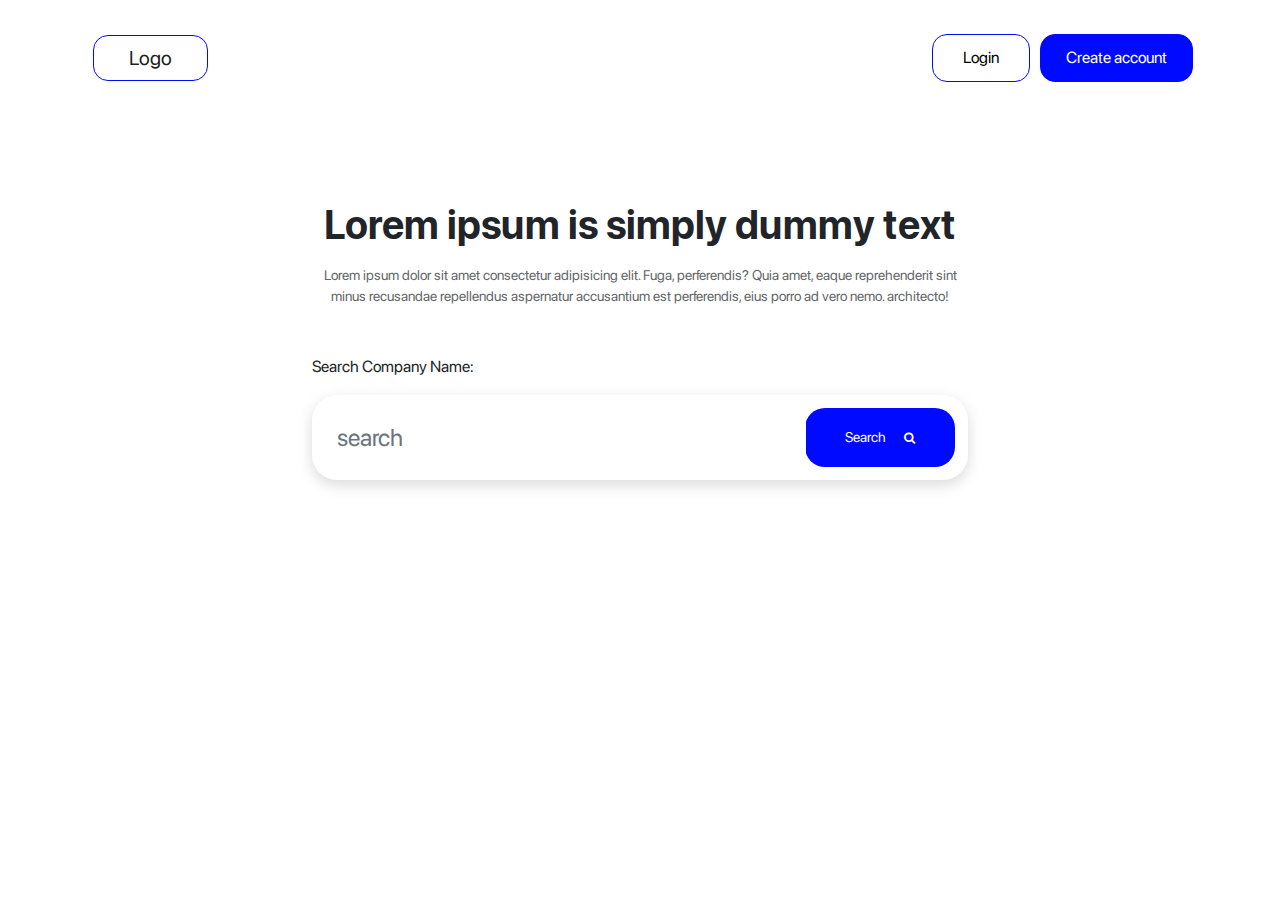
<file: index.html>
<!DOCTYPE html>
<html lang="en">
  <head>
    <!-- Required meta tags -->
    <meta charset="utf-8" />
    <meta name="viewport" content="width=device-width, initial-scale=1" />

    <!-- Bootstrap CSS -->
    <link rel="stylesheet" href="css/bootstrap.min.css" />
    <link rel="stylesheet" href="css/style.css" />
    <link
      rel="stylesheet"
      href="https://cdnjs.cloudflare.com/ajax/libs/font-awesome/4.7.0/css/font-awesome.min.css"
    />
    <title>City Funding</title>
    
    </style>
  </head>
  <body>
    <nav class="navbar navbar-expand-lg navbar-light p-4">
      <div class="container">
        <a class="navbar-brand" href="index.html">Logo</a>
        <button
          class="navbar-toggler"
          type="button"
          data-bs-toggle="collapse"
          data-bs-target="#navbarSupportedContent"
          aria-controls="navbarSupportedContent"
          aria-expanded="false"
          aria-label="Toggle navigation"
        >
          <span class="navbar-toggler-icon"></span>
        </button>
        <div class="collapse navbar-collapse" id="navbarSupportedContent">
          <ul class="navbar-nav ms-auto mb-2 mb-lg-0">
            <li class="nav-item">
              <a class="nav-link active" aria-current="page" data-bs-toggle="modal" data-bs-target="#loginModal" 
                >Login</a
              >
            </li>
            <li class="nav-item">
              <a class="nav-link sign" data-bs-toggle="modal" data-bs-target="#signupModal">Create account</a>
            </li>
           
          </ul>
        </div>
      </div>
    </nav>
  
    
    <!-- home Page -->
    <section id="home">
      <div class="modal fade" id="loginModal" data-bs-backdrop="static" data-bs-keyboard="false" tabindex="-1" aria-labelledby="staticBackdropLabel" aria-hidden="true">
        <div class="modal-dialog">
          <div class="modal-content">
            <div class="modal-header">
              <button type="button" class="btn-close" data-bs-dismiss="modal" aria-label="Close"></button>
            </div>
            <div class="modal-body">
       
                <div class="login-homepage">
                  <span>Don't have account?</span>
                  <a  data-bs-target="#signupModal" data-bs-toggle="modal" >Create account</a>
                  <div class="formcontents">
                    <h1 class="mb-3 mt-3">Login to your account</h1>
                    <p class="mb-3">
                      Lorem ipsum dolor sit amet consectetur adipisicing elit. Possimus
                      doloremque natus 
                    </p>
                  </div>
                  <form>
                    <div class="input-group">
                      <label class="email" for="email">Email</label>
                      <input
                        type="email"
                        class="form-control"
                        placeholder="abc@braininventory.com"
                        name="email"
                        autocomplete="off"
                      />
                      <i class="fa fa-envelope"></i>
                    </div>
                    <div class="input-group">
                      <label class="password" for="password">Password</label>
                      <input
                        type="password"
                        class="form-control"
                        placeholder="password"
                        name="password"
                      />
                      <i class="fa fa-eye"></i>
                    </div>
                    <div class="forget-password">
                        <a href="#">Forget password</a>
                    </div>
                    <div class="btn-group">
                      <button class="btn-primary" type="submit">Login</button>
                    </div>
                    
                    <div class="google-btn">
                      <p>Or Connect with:</p>
                      <div class="btn-group">
                    <i class="fa fa-google"></i>
                      <a href="#">Continue with Google</a>
                    </div>
                    </div>
                  </form>
                </div>
              
            </div>
           
          </div>
        </div>
      </div>
      <div class="modal fade " id="signupModal" data-bs-backdrop="static" data-bs-keyboard="false" tabindex="-1" aria-labelledby="staticBackdropLabel" aria-hidden="true">
        <div class="modal-dialog">
          <div class="modal-content">
            <div class="modal-header">
              <button type="button" class="btn-close" data-bs-dismiss="modal" aria-label="Close"></button>
            </div>
            <div class="modal-body">
       
                <div class="login-homepage">
                  <span>Have an account?</span>
                  <a data-bs-target="#loginModal" data-bs-toggle="modal">Sign In</a>
                  <div class="formcontents">
                    <h1 class="mb-3 mt-3">Welcome to City Funding</h1>
                    <p class="mb-3">
                      Lorem ipsum dolor sit amet consectetur adipisicing elit. Possimus
                      doloremque natus 
                    </p>
                  </div>
                  <form>
                    <div class="input-group">
                      <label class="email" for="email">Email</label>
                      <input
                        type="email"
                        class="form-control"
                        placeholder="abc@braininventory.com"
                        name="email"
                        autocomplete="off"
                      />
                      <i class="fa fa-envelope"></i>
                    </div>
                    <div class="input-group">
                      <label class="password" for="password">Password</label>
                      <input
                        type="password"
                        class="form-control"
                        placeholder="password"
                        name="password"
                      />
                      <i class="fa fa-eye"></i>
                    </div>
                    <div class="input-group">
                      <label class="password" for="password">Confirm Password</label>
                      <input
                        type="password"
                        class="form-control"
                        placeholder="Confirm Password"
                        name="password"
                      />
                      <i class="fa fa-eye"></i>
                    </div>
                    <div class="forget-password">
                        <a href="#">Forget password</a>
                    </div>
                    <div class="btn-group">
                      <button class="btn-primary" type="submit">Create an account</button>
                    </div>
                    
                    <div class="google-btn">
                      <p>Or Connect with:</p>
                      <div class="btn-group">
                    <i class="fa fa-google"></i>
                      <a href="#">Continue with Google</a>
                    </div>
                    </div>
                  </form>
                </div>
              
            </div>
           
          </div>
        </div>
      </div>
      <div class="container">
        <div class="content text-center">
          <h1 class="mb-3">Lorem ipsum is simply dummy text</h1>
          <small class="mb-5">
            Lorem ipsum dolor sit amet consectetur adipisicing elit. Fuga,
            perferendis? Quia amet, eaque reprehenderit sint minus recusandae
            repellendus aspernatur accusantium est perferendis, eius porro ad
            vero nemo. architecto!
          </small>
          <form>
            <p class="mb-3">Search Company Name:</p>
            <div class="input-group">
              <input
                type="text"
                class="form-control"
                placeholder="search"
                name="search"
              />
            <a  href="portfoliofilter.html" class="filterlink">   Search <i  class="fa fa-search"></i></a> 
             
            </div>
          </form>
        </div>
      </div>
    </section>
    <script src="js/bootstrap.min.js"></script>
    <script src="https://code.jquery.com/jquery-3.6.0.min.js" integrity="sha256-/xUj+3OJU5yExlq6GSYGSHk7tPXikynS7ogEvDej/m4=" crossorigin="anonymous"></script>
  <script>
    $('#loginModal').on('shown.bs.modal', function() {
            $('#signupModal').modal('hide');
        });
        $('#signupModal').on('shown.bs.modal', function() {
            $('#loginModal').modal('hide');
        });


  </script>
  </body>
</html>
</file>
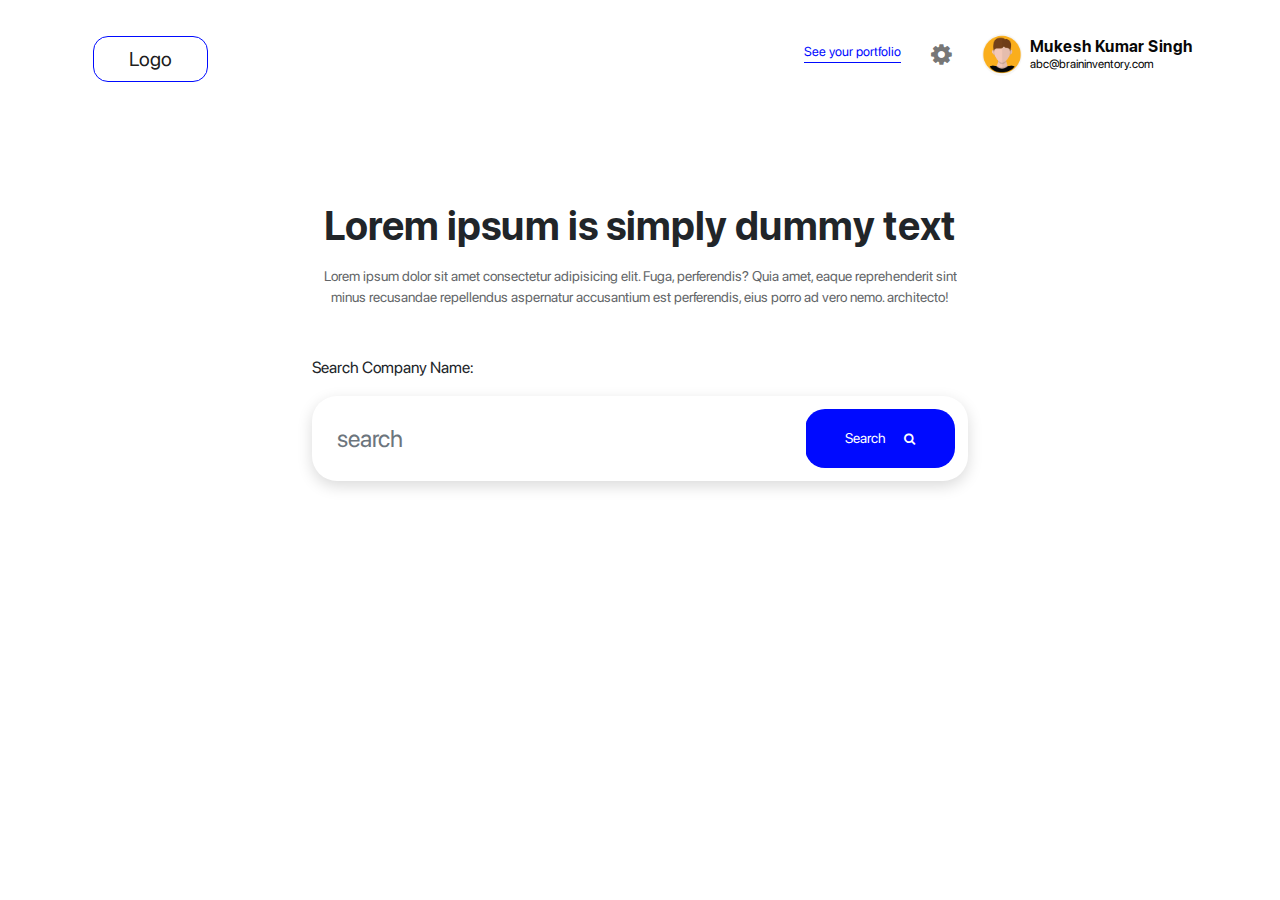
<file: home.html>
<!DOCTYPE html>
<html lang="en">
  <head>
    <!-- Required meta tags -->
    <meta charset="utf-8" />
    <meta name="viewport" content="width=device-width, initial-scale=1" />

    <!-- Bootstrap CSS -->
    <link rel="stylesheet" href="css/bootstrap.min.css" />
    <link rel="stylesheet" href="css/style.css" />
    <link
      rel="stylesheet"
      href="https://cdnjs.cloudflare.com/ajax/libs/font-awesome/4.7.0/css/font-awesome.min.css"
    />
    <title>Home</title>
  </head>
  <body>
    <nav class="navbar navbar-expand-lg navbar-light p-4">
      <div class="container">
        <a class="navbar-brand" href="index.html">Logo</a>
        <button
          class="navbar-toggler"
          type="button"
          data-bs-toggle="collapse"
          data-bs-target="#navbarSupportedContent"
          aria-controls="navbarSupportedContent"
          aria-expanded="false"
          aria-label="Toggle navigation"
        >
          <span class="navbar-toggler-icon"></span>
        </button>
        <div class="collapse navbar-collapse" id="navbarSupportedContent">
          <ul class="navbar-nav ms-auto mb-2 mb-lg-0">
            <li class="nav-item">
              <a
                class="nav-link home"
                aria-current="page"
                href="portfoliopage.html"
                >See your portfolio</a
              >
            </li>
            <li class="nav-item">
              <a class="nav-link" href="Setting.html"
                ><i class="fa fa-cog"></i
              ></a>
            </li>
            <li class="nav-item">
              <div class="dropdown" id="headprofile">
                <a
                  class="d-inline-flex py-0 align-items-center"
                  type="button"
                  id="dropdownMenuButton1"
                  data-bs-toggle="dropdown"
                  aria-expanded="false"
                >
                  <img
                    class="img-profile rounded-circle"
                    src="images/avtar.png"
                  />
                  <div class="profile-details d-lg-inline mr-2 text-right">
                    <div class="fullname">Mukesh Kumar Singh</div>
                    <div class="mail">
                      <small> abc@braininventory.com</small>
                    </div>
                  </div>
                </a>
                <ul class="dropdown-menu" aria-labelledby="dropdownMenuButton1">
                  <li><a class="dropdown-item" href="Login.html">Login</a></li>
                  <li><a class="dropdown-item" href="Login.html">Logout</a></li>
                </ul>
              </div>
            </li>
          </ul>
        </div>
      </div>
    </nav>
    <!-- home Page -->
    <section id="home">
      <div class="container">
        <div class="content text-center">
          <h1 class="mb-3">Lorem ipsum is simply dummy text</h1>
          <small class="mb-5">
            Lorem ipsum dolor sit amet consectetur adipisicing elit. Fuga,
            perferendis? Quia amet, eaque reprehenderit sint minus recusandae
            repellendus aspernatur accusantium est perferendis, eius porro ad
            vero nemo. architecto!
          </small>
          <form>
            <p class="mb-3">Search Company Name:</p>
            <div class="input-group">
              <input
                type="text"
                class="form-control"
                placeholder="search"
                name="search"
              />
              <!-- <button class="btn btn-default" type="submit">
                Look up <i class="fa fa-search"></i>
              </button> -->
              <a class="filterlink" href="portfoliofilter.html">
                Search <i class="fa fa-search"></i
              ></a>
            </div>
          </form>
        </div>
      </div>
    </section>
    <script src="js/bootstrap.min.js"></script>
  </body>
</html>
</file>
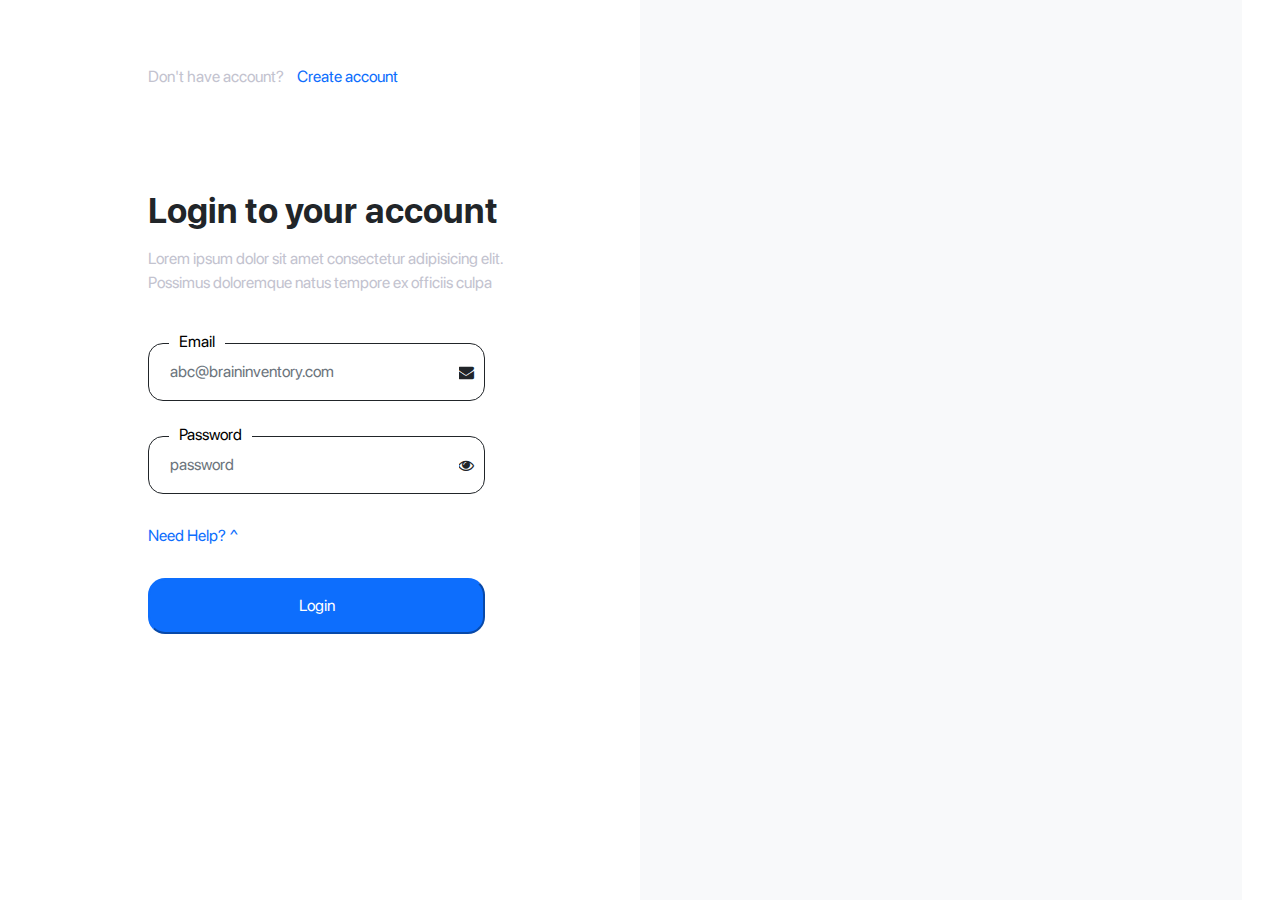
<file: Login.html>
<!DOCTYPE html>
<html lang="en">
  <head>
    <!-- Required meta tags -->
    <meta charset="utf-8" />
    <meta name="viewport" content="width=device-width, initial-scale=1" />

    <!-- Bootstrap CSS -->
    <link rel="stylesheet" href="css/bootstrap.min.css" />
    <link rel="stylesheet" href="css/style.css" />
    <link
      rel="stylesheet"
      href="https://cdnjs.cloudflare.com/ajax/libs/font-awesome/4.7.0/css/font-awesome.min.css"
    />
    <title>Login</title>
  </head>
  <body>
    <!-- <nav class="navbar navbar-expand-lg navbar-light">
      <div class="container">
        <a class="navbar-brand" href="#">Logo</a>
        <button
          class="navbar-toggler"
          type="button"
          data-bs-toggle="collapse"
          data-bs-target="#navbarSupportedContent"
          aria-controls="navbarSupportedContent"
          aria-expanded="false"
          aria-label="Toggle navigation"
        >
          <span class="navbar-toggler-icon"></span>
        </button>
        <div class="collapse navbar-collapse" id="navbarSupportedContent">
          <ul class="navbar-nav ms-auto mb-2 mb-lg-0">
            <li class="nav-item">
              <a class="nav-link active" aria-current="page" href="#">Login</a>
            </li>
            <li class="nav-item">
              <a class="nav-link" href="#">Create account</a>
            </li>
          </ul>
        </div>
      </div>
    </nav> -->
    <!-- home Page -->

    <section id="login">
      <div class="login-content">
        <span>Don't have account?</span>
        <a href="Signup.html">Create account</a>
        <div class="formcontent">
          <h1 class="mb-3">Login to your account</h1>
          <p class="mb-5">
            Lorem ipsum dolor sit amet consectetur adipisicing elit. Possimus
            doloremque natus tempore ex officiis culpa
          </p>
        </div>
        <form>
          <div class="input-group">
            <label class="email" for="email">Email</label>
            <input
              type="email"
              class="form-control"
              placeholder="abc@braininventory.com"
              name="email"
              autocomplete="off"
            />
            <i class="fa fa-envelope"></i>
          </div>
          <div class="input-group">
            <label class="password" for="password">Password</label>
            <input
              type="password"
              class="form-control"
              placeholder="password"
              name="password"
            />
            <i class="fa fa-eye"></i>
          </div>
          <div class="select">
            <a href="#">Need Help?</a>
            <a href="#" id="caret"> &#94;</a>
            <ul class="link">
              <li class="mb-0"><a href="#">Forget email address</a></li>
              <li><a href="#">Forget password</a></li>
            </ul>
          </div>
          <div class="btn-group">
            <button class="btn-primary" type="submit">Login</button>
          </div>
        </form>
      </div>
      <div class="back"></div>
    </section>

    <script src="js/bootstrap.min.js"></script>
    <script src="js/index.js"></script>
  </body>
</html>
</file>
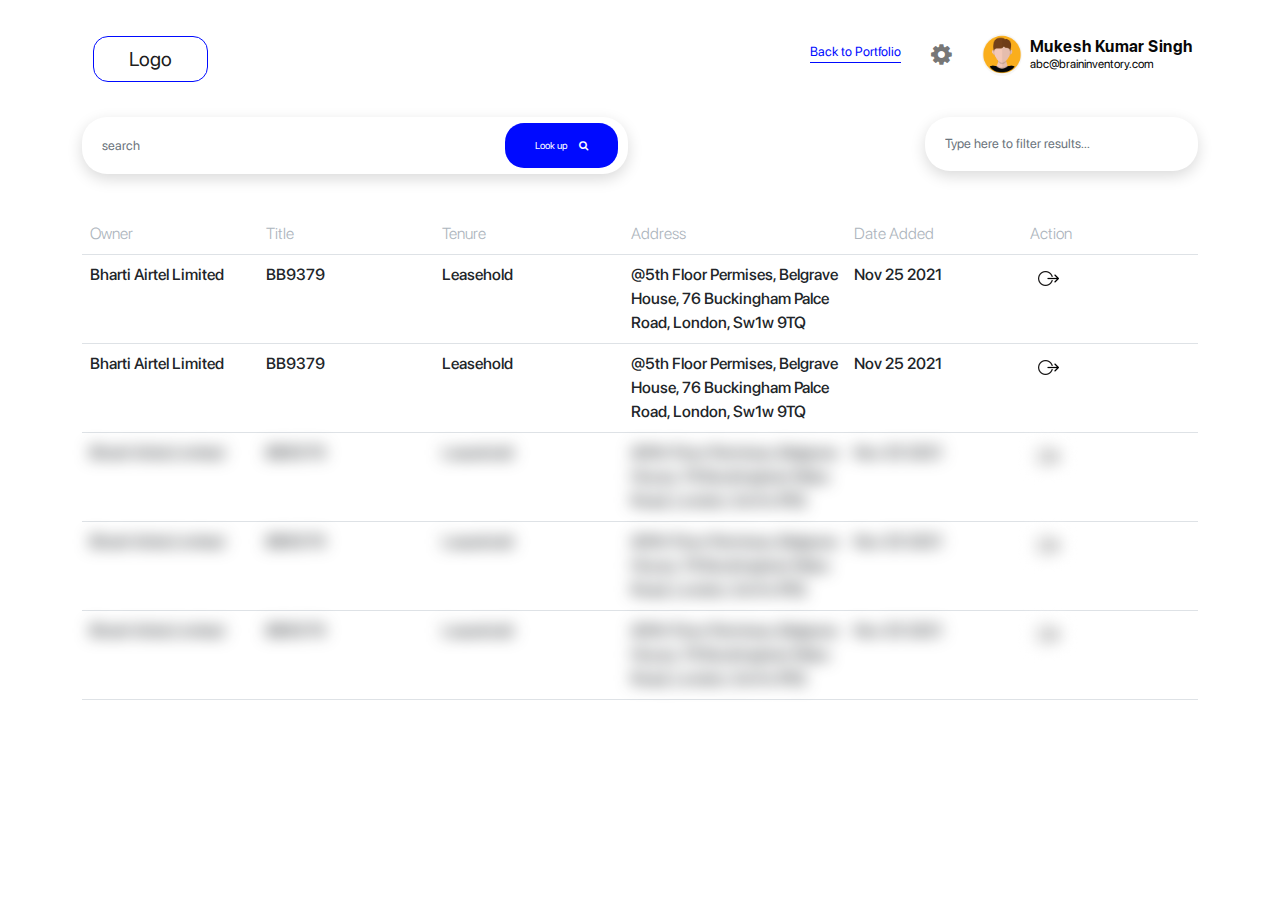
<file: portfoliofilter.html>
<!DOCTYPE html>
<html lang="en">
  <head>
    <!-- Required meta tags -->
    <meta charset="utf-8" />
    <meta name="viewport" content="width=device-width, initial-scale=1" />

    <!-- Bootstrap CSS -->
    <link rel="stylesheet" href="css/bootstrap.min.css" />
    <link rel="stylesheet" href="css/style.css" />
    <link
      rel="stylesheet"
      href="https://cdnjs.cloudflare.com/ajax/libs/font-awesome/4.7.0/css/font-awesome.min.css"
    />
    <title>Portfolio Filter</title>
  </head>
  <body>
    <nav class="navbar navbar-expand-lg navbar-light p-4">
      <div class="container">
        <a class="navbar-brand" href="index.html">Logo</a>
        <button
          class="navbar-toggler"
          type="button"
          data-bs-toggle="collapse"
          data-bs-target="#navbarSupportedContent"
          aria-controls="navbarSupportedContent"
          aria-expanded="false"
          aria-label="Toggle navigation"
        >
          <span class="navbar-toggler-icon"></span>
        </button>
        <div class="collapse navbar-collapse" id="navbarSupportedContent">
          <ul class="navbar-nav ms-auto mb-2 mb-lg-0">
            <li class="nav-item">
              <a
                class="nav-link home"
                aria-current="page"
                href="portfoliopage.html"
                >Back to Portfolio</a
              >
            </li>
            <li class="nav-item">
              <a class="nav-link" href="Setting.html"
                ><i class="fa fa-cog"></i
              ></a>
            </li>
            <li class="nav-item">
              <div class="dropdown" id="headprofile">
                <a
                  class="d-inline-flex py-0 align-items-center"
                  type="button"
                  id="dropdownMenuButton1"
                  data-bs-toggle="dropdown"
                  aria-expanded="false"
                >
                  <img
                    class="img-profile rounded-circle"
                    src="images/avtar.png"
                  />
                  <div class="profile-details d-lg-inline mr-2 text-right">
                    <div class="fullname">Mukesh Kumar Singh</div>
                    <div class="mail">
                      <small> abc@braininventory.com</small>
                    </div>
                  </div>
                </a>
                <ul class="dropdown-menu" aria-labelledby="dropdownMenuButton1">
                  <li><a class="dropdown-item" href="Login.html">Login</a></li>
                  <li><a class="dropdown-item" href="Login.html">Logout</a></li>
                </ul>
              </div>
            </li>
          </ul>
        </div>
      </div>
    </nav>
    <!-- Filter Page -->

    <section id="filter">
      <div class="container">
        <div class="row">
          <div class="col-md-6">
            <form>
              <div class="input-group">
                <input
                  type="text"
                  class="form-control"
                  placeholder="search"
                  name="search"
                />
                <button class="btn btn-default" type="submit">
                  Look up <i class="fa fa-search"></i>
                </button>
              </div>
            </form>
          </div>
          <div class="col-md-6">
            <form>
              <div class="input-group" id="box-right">
                <input
                  type="text"
                  class="form-control"
                  placeholder="Type here to filter results..."
                  name="search"
                />
              </div>
            </form>
          </div>
        </div>
      </div>
    </section>

    <!-- data table -->
    <section id="table">
      <div class="container">
        <table class="table">
          <thead>
            <tr>
              <th scope="col">Owner</th>
              <th scope="col">Title</th>
              <th scope="col">Tenure</th>
              <th scope="col">Address</th>
              <th scope="col">Date Added</th>
              <th scope="col">Action</th>
            </tr>
          </thead>
          <tbody>
            <tr>
              <td>Bharti Airtel Limited</td>
              <td>BB9379</td>
              <td>Leasehold</td>
              <td>
                @5th Floor Permises, Belgrave House, 76 Buckingham Palce Road,
                London, Sw1w 9TQ
              </td>
              <td>Nov 25 2021</td>
              <td>
                <a href="portfoliopage.html"><img src="images/view.png" /></a>
              </td>
            </tr>
            <tr>
              <td>Bharti Airtel Limited</td>
              <td>BB9379</td>
              <td>Leasehold</td>
              <td>
                @5th Floor Permises, Belgrave House, 76 Buckingham Palce Road,
                London, Sw1w 9TQ
              </td>
              <td>Nov 25 2021</td>
              <td>
                <a href="portfoliopage.html"><img src="images/view.png" /></a>
              </td>
            </tr>
            <tr>
              <td>Bharti Airtel Limited</td>
              <td>BB9379</td>
              <td>Leasehold</td>
              <td>
                @5th Floor Permises, Belgrave House, 76 Buckingham Palce Road,
                London, Sw1w 9TQ
              </td>
              <td>Nov 25 2021</td>
              <td>
                <a href="portfoliopage.html"><img src="images/view.png" /></a>
              </td>
            </tr>
            <tr>
              <td>Bharti Airtel Limited</td>
              <td>BB9379</td>
              <td>Leasehold</td>
              <td>
                @5th Floor Permises, Belgrave House, 76 Buckingham Palce Road,
                London, Sw1w 9TQ
              </td>
              <td>Nov 25 2021</td>
              <td>
                <a href="portfoliopage.html"><img src="images/view.png" /></a>
              </td>
            </tr>
            <tr>
              <td>Bharti Airtel Limited</td>
              <td>BB9379</td>
              <td>Leasehold</td>
              <td>
                @5th Floor Permises, Belgrave House, 76 Buckingham Palce Road,
                London, Sw1w 9TQ
              </td>
              <td>Nov 25 2021</td>
              <td>
                <a href="portfoliopage.html"><img src="images/view.png" /></a>
              </td>
            </tr>
          </tbody>
        </table>
      </div>
    </section>
    <script src="js/bootstrap.min.js"></script>
  </body>
</html>
</file>
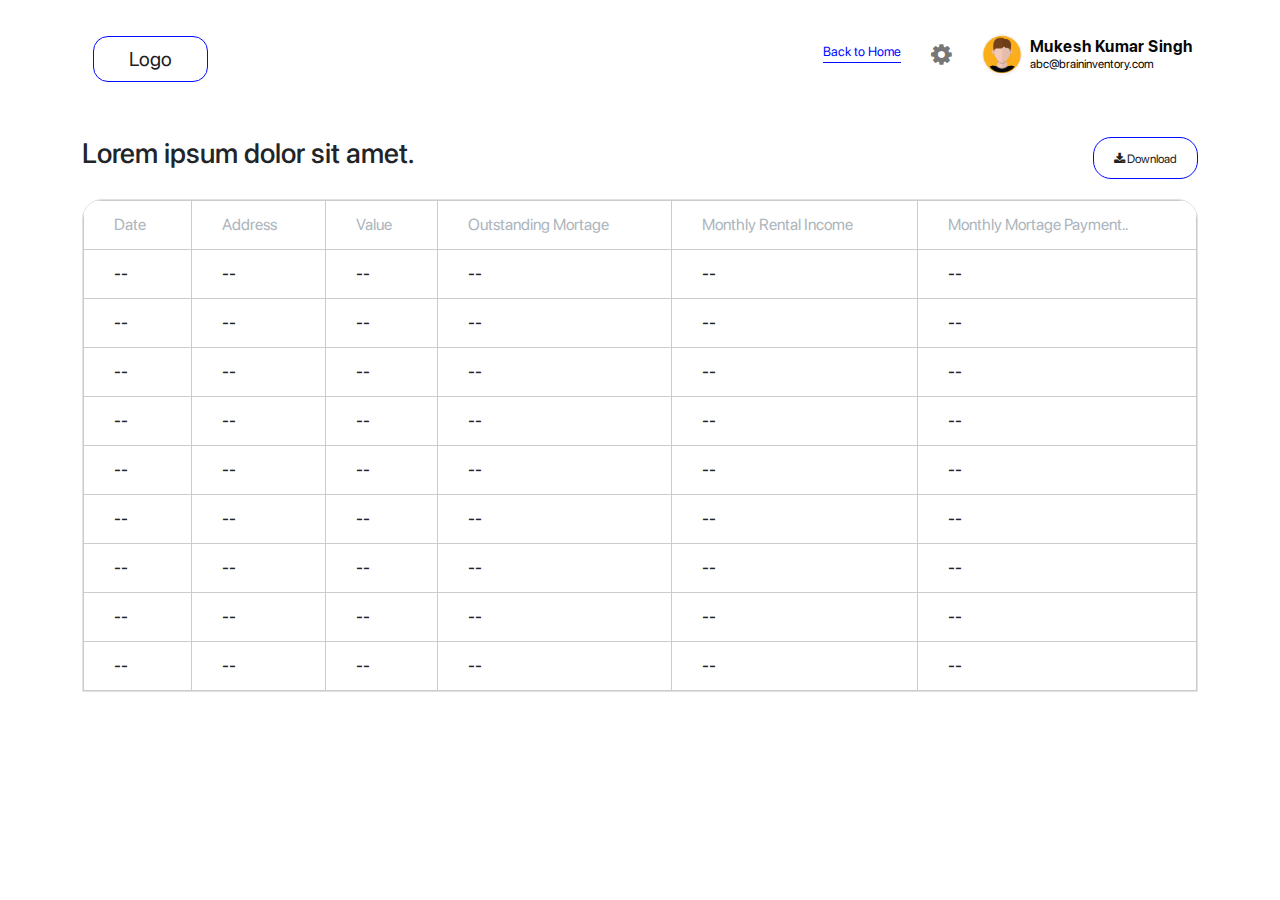
<file: Portfoliohistory.html>
<!DOCTYPE html>
<html lang="en">
  <head>
    <!-- Required meta tags -->
    <meta charset="utf-8" />
    <meta name="viewport" content="width=device-width, initial-scale=1" />

    <!-- Bootstrap CSS -->
    <link rel="stylesheet" href="css/bootstrap.min.css" />
    <link rel="stylesheet" href="css/style.css" />
    <link
      rel="stylesheet"
      href="https://cdnjs.cloudflare.com/ajax/libs/font-awesome/4.7.0/css/font-awesome.min.css"
    />
    <title>Portfolio History</title>
    
  </head>
  <body>
    <nav class="navbar navbar-expand-lg navbar-light p-4">
      <div class="container">
        <a class="navbar-brand" href="index.html">Logo</a>
        <button
          class="navbar-toggler"
          type="button"
          data-bs-toggle="collapse"
          data-bs-target="#navbarSupportedContent"
          aria-controls="navbarSupportedContent"
          aria-expanded="false"
          aria-label="Toggle navigation"
        >
          <span class="navbar-toggler-icon"></span>
        </button>
        <div class="collapse navbar-collapse" id="navbarSupportedContent">
          <ul class="navbar-nav ms-auto mb-2 mb-lg-0">
            <li class="nav-item">
              <a class="nav-link home" aria-current="page" href="home.html"
                >Back to Home</a
              >
            </li>
            <li class="nav-item">
              <a class="nav-link" href="Setting.html"
                ><i class="fa fa-cog"></i
              ></a>
            </li>
            <li class="nav-item">
              <div class="dropdown" id="headprofile">
                <a
                  class="d-inline-flex py-0 align-items-center"
                  type="button"
                  id="dropdownMenuButton1"
                  data-bs-toggle="dropdown"
                  aria-expanded="false"
                >
                  <img
                    class="img-profile rounded-circle"
                    src="images/avtar.png"
                  />
                  <div class="profile-details d-lg-inline mr-2 text-right">
                    <div class="fullname">Mukesh Kumar Singh</div>
                    <div class="mail">
                      <small> abc@braininventory.com</small>
                    </div>
                  </div>
                </a>
                <ul class="dropdown-menu" aria-labelledby="dropdownMenuButton1">
                  <li><a class="dropdown-item" href="Login.html">Login</a></li>
                  <li><a class="dropdown-item" href="Login.html">Logout</a></li>
                </ul>
              </div>
            </li>
          </ul>
        </div>
      </div>
    </nav>
    <!-- content -->
    <section id="download">
      <div class="container">
        <div class="content">
          <h3>Lorem ipsum dolor sit amet.</h3>
          <div class="downloadbutton">
      <a href="#"><i class="fa fa-download"></i> Download</a>
    </div>
      </div>
    </section>
    <!-- Portfolio History Page -->
    <section id="portfoliopage">
      <div class="container">
        <div class="wrapper">
          <table class="table table-bordered">
            <thead>
              <tr>
                <th scope="col">Date</th>
                <th scope="col">Address</th>
                <th scope="col">Value</th>
                <th scope="col">Outstanding Mortage</th>
                <th scope="col">Monthly Rental Income</th>
                <th scope="col">Monthly Mortage Payment..</th>
              </tr>
            </thead>
            <tbody>
              <tr>
                <td>--</td>
                <td>--</td>
                <td>--</td>
                <td>--</td>
                <td>--</td>
                <td>--</td>
              </tr>
              <tr>
                <td>--</td>
                <td>--</td>
                <td>--</td>
                <td>--</td>
                <td>--</td>
                <td>--</td>
              </tr>
              <tr>
                <td>--</td>
                <td>--</td>
                <td>--</td>
                <td>--</td>
                <td>--</td>
                <td>--</td>
              </tr>
              <tr>
                <td>--</td>
                <td>--</td>
                <td>--</td>
                <td>--</td>
                <td>--</td>
                <td>--</td>
              </tr>
              <tr>
                <td>--</td>
                <td>--</td>
                <td>--</td>
                <td>--</td>
                <td>--</td>
                <td>--</td>
              </tr>
              <tr>
                <td>--</td>
                <td>--</td>
                <td>--</td>
                <td>--</td>
                <td>--</td>
                <td>--</td>
              </tr>
              <tr>
                <td>--</td>
                <td>--</td>
                <td>--</td>
                <td>--</td>
                <td>--</td>
                <td>--</td>
              </tr>
              <tr>
                <td>--</td>
                <td>--</td>
                <td>--</td>
                <td>--</td>
                <td>--</td>
                <td>--</td>
              </tr><tr>
                <td>--</td>
                <td>--</td>
                <td>--</td>
                <td>--</td>
                <td>--</td>
                <td>--</td>
              </tr>
              
            </tbody>
          </table>
        </div>
      </div>
    </section>
 <script src="js/bootstrap.min.js"></script>
  </body>
</html>
</file>
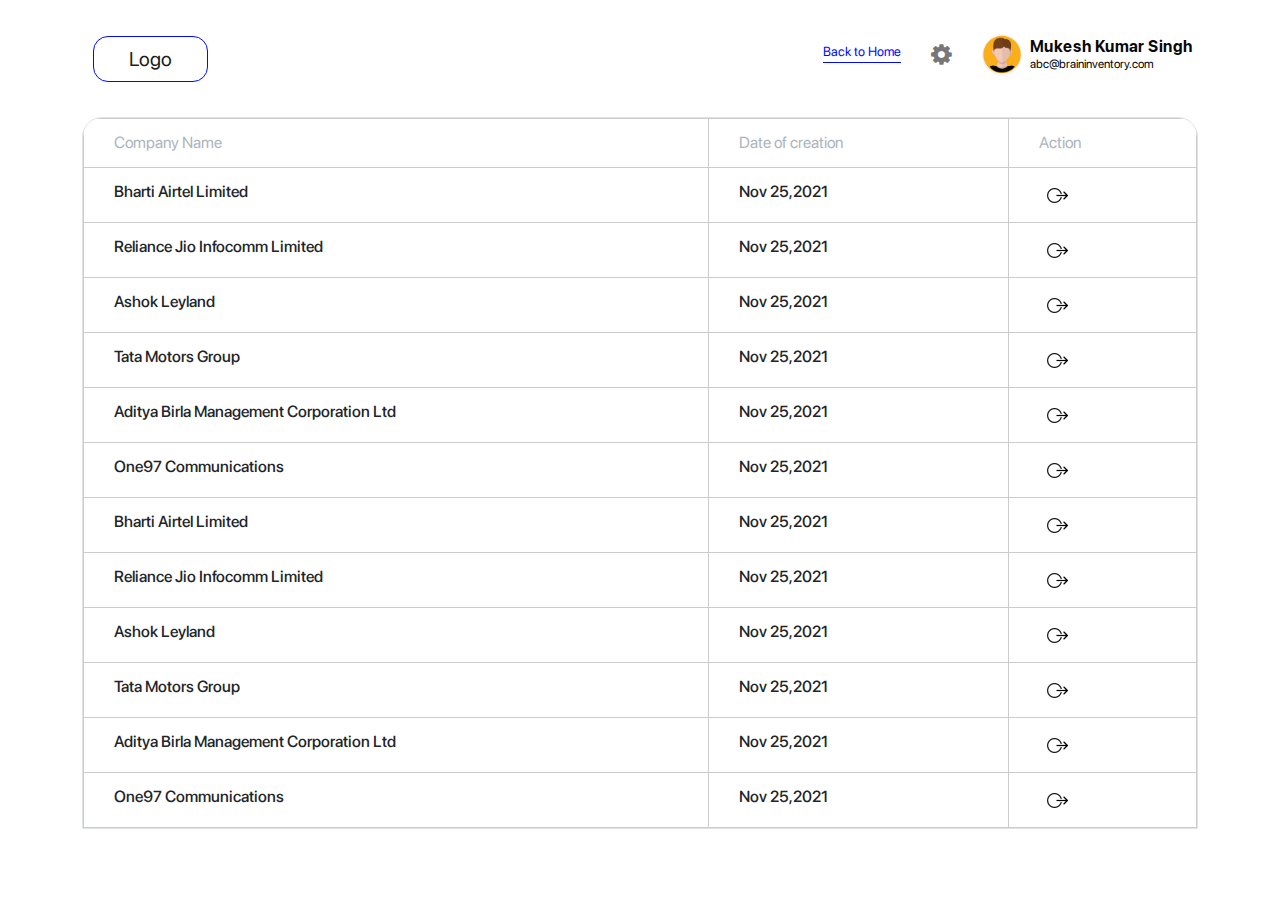
<file: portfoliopage.html>
<!DOCTYPE html>
<html lang="en">
  <head>
    <!-- Required meta tags -->
    <meta charset="utf-8" />
    <meta name="viewport" content="width=device-width, initial-scale=1" />

    <!-- Bootstrap CSS -->
    <link rel="stylesheet" href="css/bootstrap.min.css" />
    <link rel="stylesheet" href="css/style.css" />
    <link
      rel="stylesheet"
      href="https://cdnjs.cloudflare.com/ajax/libs/font-awesome/4.7.0/css/font-awesome.min.css"
    />
    <title>Portfolio Page</title>
  </head>
  <body>
    <nav class="navbar navbar-expand-lg navbar-light p-4">
      <div class="container">
        <a class="navbar-brand" href="index.html">Logo</a>
        <button
          class="navbar-toggler"
          type="button"
          data-bs-toggle="collapse"
          data-bs-target="#navbarSupportedContent"
          aria-controls="navbarSupportedContent"
          aria-expanded="false"
          aria-label="Toggle navigation"
        >
          <span class="navbar-toggler-icon"></span>
        </button>
        <div class="collapse navbar-collapse" id="navbarSupportedContent">
          <ul class="navbar-nav ms-auto mb-2 mb-lg-0">
            <li class="nav-item">
              <a class="nav-link home" aria-current="page" href="home.html"
                >Back to Home</a
              >
            </li>
            <li class="nav-item">
              <a class="nav-link" href="Setting.html"
                ><i class="fa fa-cog"></i
              ></a>
            </li>
            <li class="nav-item">
              <div class="dropdown" id="headprofile">
                <a
                  class="d-inline-flex py-0 align-items-center"
                  type="button"
                  id="dropdownMenuButton1"
                  data-bs-toggle="dropdown"
                  aria-expanded="false"
                >
                  <img
                    class="img-profile rounded-circle"
                    src="images/avtar.png"
                  />
                  <div class="profile-details d-lg-inline mr-2 text-right">
                    <div class="fullname">Mukesh Kumar Singh</div>
                    <div class="mail">
                      <small> abc@braininventory.com</small>
                    </div>
                  </div>
                </a>
                <ul class="dropdown-menu" aria-labelledby="dropdownMenuButton1">
                  <li><a class="dropdown-item" href="Login.html">Login</a></li>
                  <li><a class="dropdown-item" href="Login.html">Logout</a></li>
                </ul>
              </div>
            </li>
          </ul>
        </div>
      </div>
    </nav>
    <!-- Portfolio Page -->
    <section id="portfoliopage">
      <div class="container">
        <div class="wrapper">
          <table class="table table-bordered">
            <thead>
              <tr>
                <th scope="col">Company Name</th>
                <th scope="col">Date of creation</th>
                <th scope="col">Action</th>
              </tr>
            </thead>
            <tbody>
              <tr>
                <td>Bharti Airtel Limited</td>
                <td>Nov 25,2021</td>

                <td>
                  <a href="Portfoliohistory.html"
                    ><img src="images/view.png"
                  /></a>
                </td>
              </tr>
              <tr>
                <td>Reliance Jio Infocomm Limited</td>
                <td>Nov 25,2021</td>
                <td>
                  <a href="Portfoliohistory.html"
                    ><img src="images/view.png"
                  /></a>
                </td>
              </tr>
              <tr>
                <td>Ashok Leyland</td>
                <td>Nov 25,2021</td>
                <td>
                  <a href="Portfoliohistory.html"
                    ><img src="images/view.png"
                  /></a>
                </td>
              </tr>
              <tr>
                <td>Tata Motors Group</td>
                <td>Nov 25,2021</td>
                <td>
                  <a href="Portfoliohistory.html"
                    ><img src="images/view.png"
                  /></a>
                </td>
              </tr>
              <tr>
                <td>Aditya Birla Management Corporation Ltd</td>
                <td>Nov 25,2021</td>
                <td>
                  <a href="Portfoliohistory.html"
                    ><img src="images/view.png"
                  /></a>
                </td>
              </tr>
              <tr>
                <td>One97 Communications</td>
                <td>Nov 25,2021</td>
                <td>
                  <a href="Portfoliohistory.html"
                    ><img src="images/view.png"
                  /></a>
                </td>
              </tr>
              <tr>
                <td>Bharti Airtel Limited</td>
                <td>Nov 25,2021</td>
                <td>
                  <a href="Portfoliohistory.html"
                    ><img src="images/view.png"
                  /></a>
                </td>
              </tr>
              <tr>
                <td>Reliance Jio Infocomm Limited</td>
                <td>Nov 25,2021</td>
                <td>
                  <a href="Portfoliohistory.html"
                    ><img src="images/view.png"
                  /></a>
                </td>
              </tr>
              <tr>
                <td>Ashok Leyland</td>
                <td>Nov 25,2021</td>
                <td>
                  <a href="Portfoliohistory.html"
                    ><img src="images/view.png"
                  /></a>
                </td>
              </tr>
              <tr>
                <td>Tata Motors Group</td>
                <td>Nov 25,2021</td>
                <td>
                  <a href="Portfoliohistory.html"
                    ><img src="images/view.png"
                  /></a>
                </td>
              </tr>
              <tr>
                <td>Aditya Birla Management Corporation Ltd</td>
                <td>Nov 25,2021</td>
                <td>
                  <a href="Portfoliohistory.html"
                    ><img src="images/view.png"
                  /></a>
                </td>
              </tr>
              <tr>
                <td>One97 Communications</td>
                <td>Nov 25,2021</td>
                <td>
                  <a href="Portfoliohistory.html"
                    ><img src="images/view.png"
                  /></a>
                </td>
              </tr>
            </tbody>
          </table>
        </div>
      </div>
    </section>
    <script src="js/bootstrap.min.js"></script>
  </body>
</html>
</file>
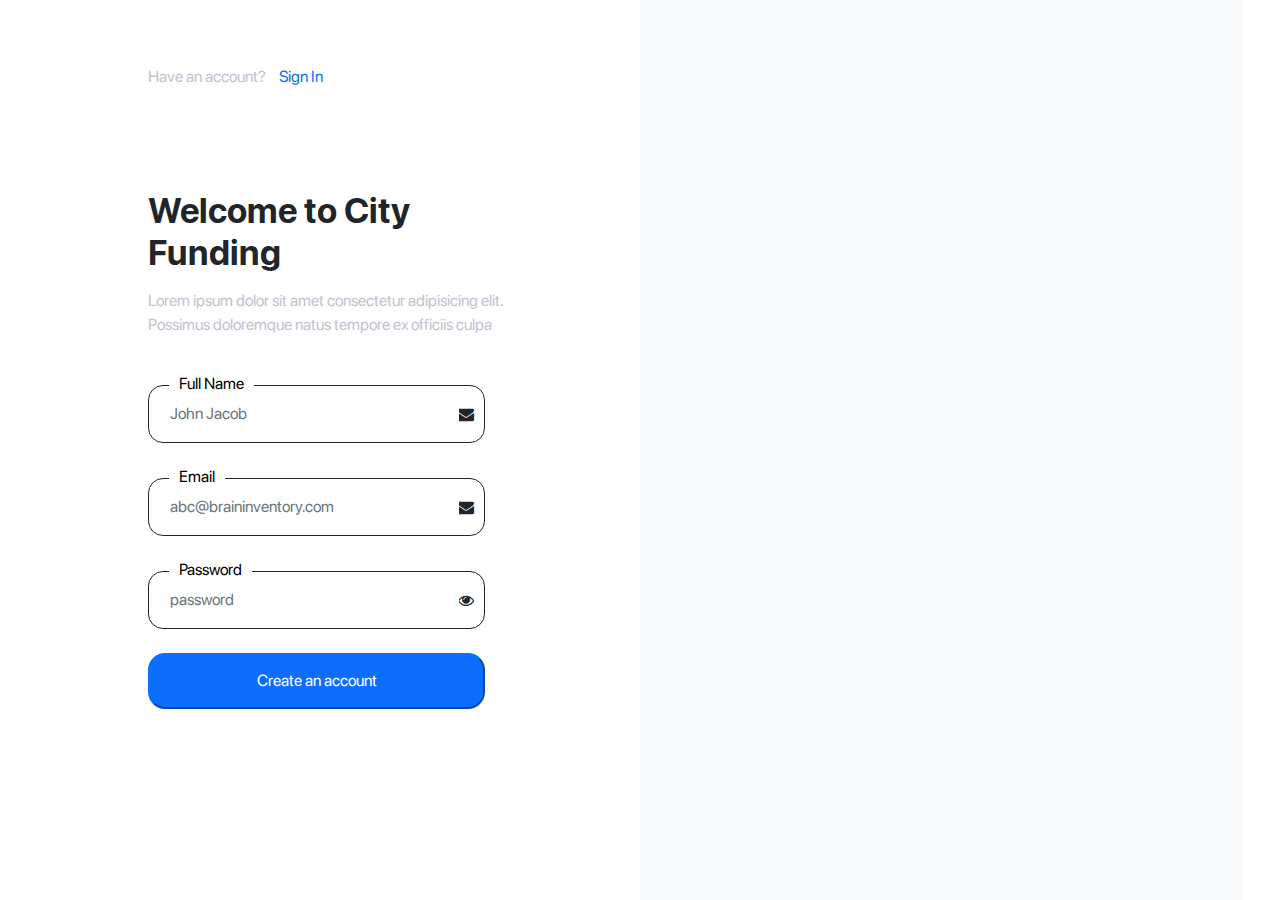
<file: Signup.html>
<!DOCTYPE html>
<html lang="en">
  <head>
    <!-- Required meta tags -->
    <meta charset="utf-8" />
    <meta name="viewport" content="width=device-width, initial-scale=1" />

    <!-- Bootstrap CSS -->
    <link rel="stylesheet" href="css/bootstrap.min.css" />
    <link rel="stylesheet" href="css/style.css" />
    <link
      rel="stylesheet"
      href="https://cdnjs.cloudflare.com/ajax/libs/font-awesome/4.7.0/css/font-awesome.min.css"
    />
    <title>Create account</title>
  </head>
  <body>
    <!-- <nav class="navbar navbar-expand-lg navbar-light">
      <div class="container">
        <a class="navbar-brand" href="#">Logo</a>
        <button
          class="navbar-toggler"
          type="button"
          data-bs-toggle="collapse"
          data-bs-target="#navbarSupportedContent"
          aria-controls="navbarSupportedContent"
          aria-expanded="false"
          aria-label="Toggle navigation"
        >
          <span class="navbar-toggler-icon"></span>
        </button>
        <div class="collapse navbar-collapse" id="navbarSupportedContent">
          <ul class="navbar-nav ms-auto mb-2 mb-lg-0">
            <li class="nav-item">
              <a class="nav-link active" aria-current="page" href="#">Login</a>
            </li>
            <li class="nav-item">
              <a class="nav-link" href="#">Create account</a>
            </li>
          </ul>
        </div>
      </div>
    </nav> -->
    <!-- home Page -->

    <section id="login">
      <div class="login-content">
        <span>Have an account?</span>
        <a href="Login.html">Sign In</a>
        <div class="formcontent">
          <h1 class="mb-3">Welcome to City Funding</h1>
          <p class="mb-5">
            Lorem ipsum dolor sit amet consectetur adipisicing elit. Possimus
            doloremque natus tempore ex officiis culpa
          </p>
        </div>
        <form>
          <div class="input-group">
            <label class="email" for="email">Full Name</label>
            <input
              type="text"
              class="form-control"
              placeholder="John Jacob"
              name="fname"
              autocomplete="off"
            />
            <i class="fa fa-envelope"></i>
          </div>
          <div class="input-group">
            <label class="email" for="email">Email</label>
            <input
              type="E-mail"
              class="form-control"
              placeholder="abc@braininventory.com"
              name="email"
              autocomplete="off"
            />
            <i class="fa fa-envelope"></i>
          </div>
          <div class="input-group">
            <label class="password" for="password">Password</label>
            <input
              type="password"
              class="form-control"
              placeholder="password"
              name="password"
            />
            <i class="fa fa-eye"></i>
          </div>
          <div class="btn-group mt-4">
            <button class="btn-primary" type="submit">Create an account</button>
          </div>
        </form>
      </div>
      <div class="back"></div>
    </section>

    <script src="js/bootstrap.min.js"></script>
  </body>
</html>
</file>
<file: css/style.css>
@font-face {
  font-family: "SF-Pro-Display-Ultralight";
  src: url("../font/SF-Pro-Display-Ultralight.otf");
}
@font-face {
  font-family: "SF-Pro-Display-Thin";
  src: url("../font/SF-Pro-Display-Thin.otf");
}
@font-face {
  font-family: "SF-Pro-Display-Light";
  src: url("../font/SF-Pro-Display-Light.otf");
}
@font-face {
  font-family: "SF-Pro-Display-Black";
  src: url("../font/SF-Pro-Display-Black.otf");
}
@font-face {
  font-family: "SF-Pro-Display-Regular";
  src: url("../font/SF-Pro-Display-Regular.otf");
}
@font-face {
  font-family: "SF-Pro-Display-Semibold";
  src: url("../font/SF-Pro-Display-Semibold.otf");
}
@font-face {
  font-family: "SF-Pro-Display-Medium";
  src: url("../font/SF-Pro-Display-Medium.otf");
}
@font-face {
  font-family: "SF-Pro-Display-Bold";
  src: url("../font/SF-Pro-Display-Bold.ttf");
}
@font-face {
  font-family: "SF-Pro-Display-Heavy";
  src: url("../font/SF-Pro-Display-Heavy.otf");
}
h1 {
  font-family: "SF-Pro-Display-Bold";
}
h2 {
  font-family: "SF-Pro-Display-Semibold";
}
h3 {
  font-family: "SF-Pro-Display-Medium";
}
* {
  padding: 0;
  margin: 0;
  box-sizing: border-box;
  font-family: "SF-Pro-Display-Regular";
}

a.navbar-brand {
  border: 1px solid #000aff;
  border-radius: 15px;
  padding: 7px 35px;
  margin: 11px;
}
a.nav-link.active {
  border: 1px solid #000aff;
  padding: 11px 30px !important;
  border-radius: 15px;
  background: transparent;
  color: #000 !important;
}
a.sign {
  border: 1px solid #000aff;
  background: #000aff;
  color: #fff !important;
  border-radius: 15px;
  padding: 11px 25px !important;
}
li.nav-item {
  margin: 10px 5px;
  cursor: pointer;
}
a {
  text-decoration: none;
}
a.nav-link.home {
  color: #000aff !important;
  text-decoration: none;
  border-bottom: 1px solid;
  padding-bottom: 0px;
  padding-left: 0;
  padding-right: 0;
  font-size: 13px;
}
img.img-profile.rounded-circle {
  width: 40px;
  height: 100%;
}
.fullname {
  margin: 0 0 -8px 8px;
  font-family: "SF-Pro-Display-Bold";
  color: #080808;
}
.mail small {
  margin: 0 0 0px 8px;
  color: #080808;
  font-size: 12px;
}
.navbar-expand-lg .navbar-nav .nav-link {
  padding-right: 0rem;
  padding-left: 0rem;
}
i.fa.fa-cog {
  font-size: 24px;
  padding: 0px 20px;
}
ul.dropdown-menu.show {
  box-shadow: rgb(0 0 0 / 15%) 0px 5px 15px 0px;
  border: 0;
  width: 210px;
}
section#home {
  padding: 85px 300px;
}
section#home .content {
  max-width: 795px;
  display: flex;
  flex-direction: column;
  justify-content: center;
  margin: 0 auto;
}
section#home .content small {
  opacity: 0.7;
}
section#home p {
  text-align: left;
}
section#home input.form-control {
  border: 0;
  font-size: 24px;
}
section#home .form-control:focus {
  box-shadow: none !important;
}
section#home .btn-check:focus + .btn,
.btn:focus {
  outline: 0;
  box-shadow: none !important;
}
section#home form {
  padding: 0;
}
section#home .input-group {
  padding: 13px;
  border-radius: 25px;
  box-shadow: rgba(0, 0, 0, 0.15) 0px 5px 15px 0px;
}
/* section#home button.btn.btn-default {
  background: #000aff;
  padding: 19px 40px;
  border-radius: 20px !important;
  color: #fff;
  font-size: 14px;
} */
section#home a.filterlink {
  background: #000aff;
  padding: 19px 40px;
  border-radius: 20px !important;
  color: #fff;
  font-size: 14px;
}
section#home a.filterlink:hover {
  color: #fff;
}
section#home i.fa.fa-search {
  margin-left: 15px;
  font-size: 12px;
}
.navs {
  display: none !important;
}
/* dialigbox */
.modal-dialog {
  margin: 6rem auto;
}
button.btn-close {
  margin: 0 !important;
}
.btn-close {
  box-sizing: content-box;
  width: 2px;
  height: 2px;
  border: 1px solid #000;
  border-radius: 50%;
  opacity: 0.7;
  padding: 6px 6px !important;
}
.modal-content {
  width: 80%;
  margin: 0 auto;
  border-radius: 30px;
  padding: 20px;
}
.modal-header {
  border: 0;
  padding: 10px 15px 5px;
}
.modal-header .btn-close:focus {
  outline: 0;
  box-shadow: none;
  opacity: 0.5;
}
.modal-body {
  cursor: pointer;
}
.modal.fade .modal-dialog {
  transition: transform 0.3s ease-out;
  transform: translate(0, 0px);
}
.modal-body span {
  margin-right: 10px;
  color: #c3c3cf;
}
.modal-body span a {
  text-decoration: none;
  font-weight: 600;
  letter-spacing: 1px;
}
.modal-body h1 {
  font-size: 26px;
}
.modal-body p {
  font-size: 13px;
  color: #cccccc;
}
.modal-body .forget-password {
  padding: 20px 0;
}
.modal-body .forget-password a {
  color: #5f66ff;
}
.modal-body .google-btn p {
  margin: 20px 0 10px;
}
.modal-body form {
  padding: 0px 45px 0px 0;
}

.modal-body input.form-control {
  border: 0;
  font-size: 12px !important;
}
.modal-body .input-group {
  border: 1px solid;
  padding: 10px 10px;
  margin: 35px 0 0 0;
  border-radius: 15px !important;
}
.modal-body .form-control:hover {
  border-color: cyan;
}
.modal-body .form-control:focus {
  box-shadow: none !important;
  border-color: #000aff;
}
.modal-body .input-group:focus-within {
  border-color: #000aff;
}
label.email:focus-within {
  color: #000aff !important;
}
label.email,
label.password {
  position: absolute;
  top: -14px;
  background: #fff;
  color: #000;
  z-index: 999;
  left: 20px;
  padding: 0 10px;
}
.modal-body i.fa.fa-envelope,
.modal-body i.fa.fa-eye {
  display: flex;
  justify-content: center;
  align-items: center;
}
.modal-body button.btn-primary {
  padding: 14px;
  width: 100%;
  border-radius: 17px;
}
.modal-body .btn-check:focus + .btn-primary,
.btn-primary:focus {
  color: #fff;
  background-color: #0b5ed7;
  border-color: #0a58ca;
  box-shadow: none !important;
}
.modal-body .btn-group {
  width: 100%;
}
.modal-body .google-btn .btn-group {
  display: flex;
  justify-content: space-around;
  border: 1px solid #000;
  padding: 14px;
  border-radius: 20px;
}
.modal-body .google-btn .btn-group a {
  color: #000;

  margin: 0 auto;
}
.modal-body .google-btn i.fa.fa-google {
  display: flex;
  justify-content: center;
  align-items: center;
  font-size: 24px;

  background: linear-gradient(
    #fbbc05,
    #ea4335,
    #fbbc05,
    #fbbc05,
    #4285f4,
    #4285f4,
    #34a853,
    #34a853
  );
  -webkit-background-clip: text;
  -webkit-text-fill-color: transparent;
}
/* login */
section#login {
  padding: 0px 38px;
  display: flex;
  flex-basis: 50%;
}
section#login .login-content {
  padding: 65px 110px;
  width: 50%;
}
section#login span {
  margin-right: 10px;
  color: #c3c3cf;
}
section#login span a {
  text-decoration: none;
  font-weight: 600;
  letter-spacing: 1px;
}
form {
  padding: 0px 45px 0px 0;
}
.formcontent {
  padding: 100px 0 0 0;
}
.formcontent h1 {
  font-size: 2.2rem;
}
.formcontent p.mb-5 {
  color: #c3c3cf;
}
section#login input.form-control {
  border: 0;
}
section#login .input-group {
  border: 1px solid;
  padding: 10px 10px;
  margin: 35px 0 0 0;
  border-radius: 15px;
}
section#login .form-control:hover {
  border-color: cyan;
}
section#login .form-control:focus {
  box-shadow: none !important;
  border-color: #000aff;
}
section#login .input-group:focus-within {
  border-color: #000aff;
}
label.email:focus-within {
  color: #000aff !important;
}
label.email,
label.password {
  position: absolute;
  top: -14px;
  background: #fff;
  color: #000;
  z-index: 999;
  left: 20px;
  padding: 0 10px;
}
section#login i.fa.fa-envelope,
section#login i.fa.fa-eye {
  display: flex;
  justify-content: center;
  align-items: center;
}
section#login button.btn-primary {
  padding: 14px;
  width: 100%;
  border-radius: 17px;
}
section#login .btn-check:focus + .btn-primary,
.btn-primary:focus {
  color: #fff;
  background-color: #0b5ed7;
  border-color: #0a58ca;
  box-shadow: none !important;
}
section#login .btn-group {
  width: 100%;
}
.back {
  background: #f8f9fa;
  width: 50%;
  height: 100vh;
}
select#cars {
  border: 0;
}
:focus-visible {
  outline: none !important;
}
.select .link {
  display: none;
}
.select .links {
  display: block;
}
.select {
  margin: 30px 0;
}
.select li a {
  color: #000;
}
.select li a:hover {
  color: #000;
}
/* FIlter */
section#filter {
  padding: 0px 0 40px 0;
}
section#filter form {
  padding: 0;
}
section#filter input.form-control {
  border: 0;
  font-size: 13px;
  padding: 11px 10px;
}
section#filter .form-control:focus {
  box-shadow: none !important;
}
section#filter .btn-check:focus + .btn,
.btn:focus {
  outline: 0;
  box-shadow: none !important;
}
section#filter .input-group {
  padding: 6px 10px;
  border-radius: 25px;
  box-shadow: rgba(0, 0, 0, 0.15) 0px 5px 15px 0px;
}
section#filter button.btn.btn-default {
  background: #000aff;
  padding: 14px 29px;
  border-radius: 19px !important;
  color: #fff;
  font-size: 10px;
}
section#filter i.fa.fa-search {
  margin-left: 10px;
  font-size: 10px;
}
section#table th {
  width: 81px;
  color: #adb5bd;
  font-weight: 500;
  font-family: "SF-Pro-Display-Light";
}
section#table {
  overflow: auto;
}
section#table tr:nth-child(n + 3) {
  filter: blur(0.5rem);
}
/* section#table th,
section#table td {
  padding: 12px 0 !important;
} */
section#table a.fa.fa-eye {
  font-size: 24px;
  padding: 0px 10px;
  cursor: pointer;
  color: #000;
}
section#table i.fa.fa-eye {
  font-size: 24px;
  padding: 0px 10px;
  cursor: pointer;
}
td {
  font-family: "SF-Pro-Display-Medium";
}
.table > :not(:last-child) > :last-child > * {
  border-bottom-color: #dee2e6;
}
#box-right {
  left: 50%;
  width: 50%;
}
/* portfoliopage */

.wrapper {
  overflow: auto;
  border-radius: 20px 20px 0px 0px;
  border: 1px solid #dee2e6;
}
section#portfoliopage .table {
  margin-bottom: 0rem;
}
section#portfoliopage th {
  color: #adb5bd;
  font-weight: 500;
}
section#portfoliopage th,
section#portfoliopage td {
  padding: 12px 30px !important;
  border: 1px solid #cccccc;
}
section#portfoliopage a.fa.fa-eye {
  font-size: 24px;
  padding: 0px 10px;
  cursor: pointer;
  color: #000;
}
section#portfoliopage i.fa.fa-eye {
  font-size: 24px;
  padding: 0px 10px;
  cursor: pointer;
}
/* PortfolioHistory */
section#download {
  padding: 20px;
}
section#download .content {
  display: flex;
  justify-content: space-between;
  align-items: center;
}
section#download .downloadbutton {
  border: 1px solid #000aff;
  padding: 8px 20px;
  border-radius: 18px;
}

section#download .content a {
  color: #222;
  font-size: 12px;
}
/* Setting */
section#setting .billing {
  overflow: auto;
}
section#setting .billing th {
  color: #adb5bd;
  font-weight: 500;
  padding: 10px 20px;
  font-family: "SF-Pro-Display-Light";
}

section#setting .billing td {
  padding: 10px 20px !important;
  font-family: "SF-Pro-Display-Medium";
}
section#setting a.sideactive {
  color: #222;
}
.sidemenu ul li {
  padding: 10px 0;
}
section#setting a {
  color: #adb5bd;
  font-size: 14px;
}
section#setting .billing a {
  color: #000aff;
}
section#setting .contents {
  display: flex;
  justify-content: space-between;
  align-items: center;
}
section#setting .contents small {
  font-size: 14px;
}
section#setting .upgrade-contents a.btn {
  border: 1px solid;
  color: #000aff !important;
  border-radius: 9px;
  padding: 7px 20px;
  font-size: 14px;
  background: #fff;
}
section#setting .upgrade-contents {
  display: flex;
  justify-content: space-between;
  align-items: center;
  margin: 20px 0;
}
.swiper-button-next {
  top: 12%;
  right: 0rem;
}

.swiper-button-prev {
  top: 12%;
  right: 2rem;
  left: auto;
}
.card {
  height: 150px;
  border-radius: 18px;
}
.swiper-button-next,
.swiper-button-prev {
  height: 1.5rem;
  width: 1.5rem;
  border: 1px solid #000aff;
  border-radius: 1rem;
  background: #fff;
  color: #000aff;
}
.swiper-button-next::after,
.swiper-button-prev::after {
  font-size: 0.5rem;
  font-weight: 600;
}
.card-slider {
  padding: 0 0 50px 0;
}
section#setting h4 {
  font-family: "SF-Pro-Display-Medium";
  margin-bottom: 1rem;
}
a.btn.btn-borderd {
  border: 1px solid #000aff;
  color: #000aff !important;
  display: flex;
  justify-content: center;
  margin: 20px 0;
  border-radius: 10px;
  font-size: 14px;
}
section#setting h5 {
  font-family: "SF-Pro-Display-bold";
}
section#setting .card a {
  color: #fff;
  font-size: 14px;
}
.card {
  height: 150px;
  border-radius: 18px;
  background: #000aff;
}
.card h5 {
  color: #fff;
}
div#remain {
  background: #ecedee;
}
div#remain h5 {
  color: #000;
}
div#rborder {
  border-right: 2px solid #ecedee;
  height: 100%;
}
div#rborder ul {
  margin-top: 2rem;
}
/* profile */
.profile .form-group {
  display: flex;
  margin: 35px 0;
}
.profile .name {
  margin: 0 50px 0 0;
}
.profile input.input-group {
  border: 0;
  border-bottom: 2px solid #e6e6e6;
  padding: 15px 0px;
  width: 220px;
}
.profile label {
  font-size: 19px;
  font-family: "SF-Pro-Display-bold";
}
.profile ::placeholder {
  color: #bebebe;
}
.profile .btn-primary {
  color: #fff;
  background-color: #000aff;
  border-color: #000aff;
  padding: 13px 33px;
  font-size: 14px;
  border-radius: 18px;
}
.profile span#password {
  display: flex;
  align-items: center;
}
.profile .avtar {
  position: relative;
}
.profile .avtar img {
  height: 100px;
  width: 100px;
  border-radius: 50%;
}

.profile .avtar i.fa.fa-pencil {
  position: absolute;
  left: 9%;
  top: 38%;
  background: #000aff;
  padding: 8px;
  color: #fff;
  border-radius: 50%;
  cursor: pointer;
}
.profile .pheadcontent {
  display: flex;
}
.profile .pheadcontent span {
  margin-right: 10px;
  color: #bebebe;
  font-size: 18px;
}
.profile form {
  padding: 35px 0;
}
@media (max-width: 1200px) {
  section#home {
    padding: 85px 200px;
  }
}
@media (max-width: 1068px) {
  section#login .login-content {
    padding: 65px 50px;
    width: 50%;
  }
  section#home {
    padding: 85px 150px;
  }
  section#home button.btn.btn-default {
    background: #000aff;
    padding: 10px 15px;
    border-radius: 20px !important;
    color: #fff;
  }

  #box-right {
    left: 0%;
    width: 100%;
  }
  div#rborder h2 {
    font-size: 1.4rem;
  }
  section#setting a {
    color: #adb5bd;
    font-size: 10px;
  }
  div#rborder ul {
    margin-top: 0rem;
  }
}
@media (max-width: 1000px) {
  a.nav-link.home {
    border-bottom: 0;
  }
  .sidemenu ul {
    padding-left: 1rem !important;
  }
  .sidemenu ul li {
    padding: 5px 0;
  }
  section#setting a {
    font-size: 14px;
  }
}
@media (max-width: 768px) {
  .modal-content {
    width: 100%;
    margin: 0 auto;
    border-radius: 30px;
    padding: 20px;
  }
  .formcontent h1 {
    font-size: 1.8rem;
  }
  section#login .login-content {
    padding: 50px 10px;
    width: 50%;
  }
  section#login {
    padding: 0px 20px;
    display: flex;
    flex-basis: 50%;
  }
  section#home {
    padding: 85px 0px;
  }
}
@media (max-width: 767px) {
  h1 {
    font-size: 1.5rem;
  }

  nav.navbar.navbar-expand-lg.navbar-light.p-4 {
    padding: 0.5rem 0 !important;
  }
  section#login {
    padding: 0px 20px;
    display: block;
  }
  section#login .login-content {
    padding: 50px 10px;
    width: 100%;
  }
  .back {
    background: #f8f9fa;
    width: 100%;
    height: 50vh;
  }
  form {
    padding: 0px 0 0px 0;
  }
  div#rborder h2 {
    font-size: 2rem;
  }
  div#rborder {
    border-right: 0;
    height: 100%;
  }
  .profile .pheadcontent {
    display: block;
  }
  .profile .form-group {
    display: block;
    margin: 35px 0;
  }
  .profile .name {
    margin: 0 10px;
  }
  .profile input.input-group {
    border: 0;
    border-bottom: 2px solid #e6e6e6;
    padding: 15px 0px;
    width: 100%;
  }
  .profile .avtar i.fa.fa-pencil {
    position: absolute;
    left: 20%;
  }
  section#setting a {
    font-size: 24px;
  }
  .profile .pheadcontent h5 {
    margin-top: 16px;
  }
  .profile .pheadcontent span {
    margin-right: 10px;
    color: #bebebe;
    font-size: 20px;
  }
  div#rborder ul {
    margin-top: 0rem;
    display: flex;
    justify-content: space-between;
    padding-left: 0rem !important;
  }
  section#filter .input-group {
    padding: 6px 10px;
    border-radius: 25px;
    box-shadow: rgb(0 0 0 / 15%) 0px 5px 15px 0px;
    margin: 8px 0;
  }
}
@media (max-width: 450px) {
  section#download .content {
    display: block;
    justify-content: space-between;
    align-items: center;
  }
  section#download .downloadbutton {
    border: 1px solid #000aff;
    padding: 8px 20px;
    border-radius: 18px;
    width: 114px;
    display: flex;
  }
}
</file>
